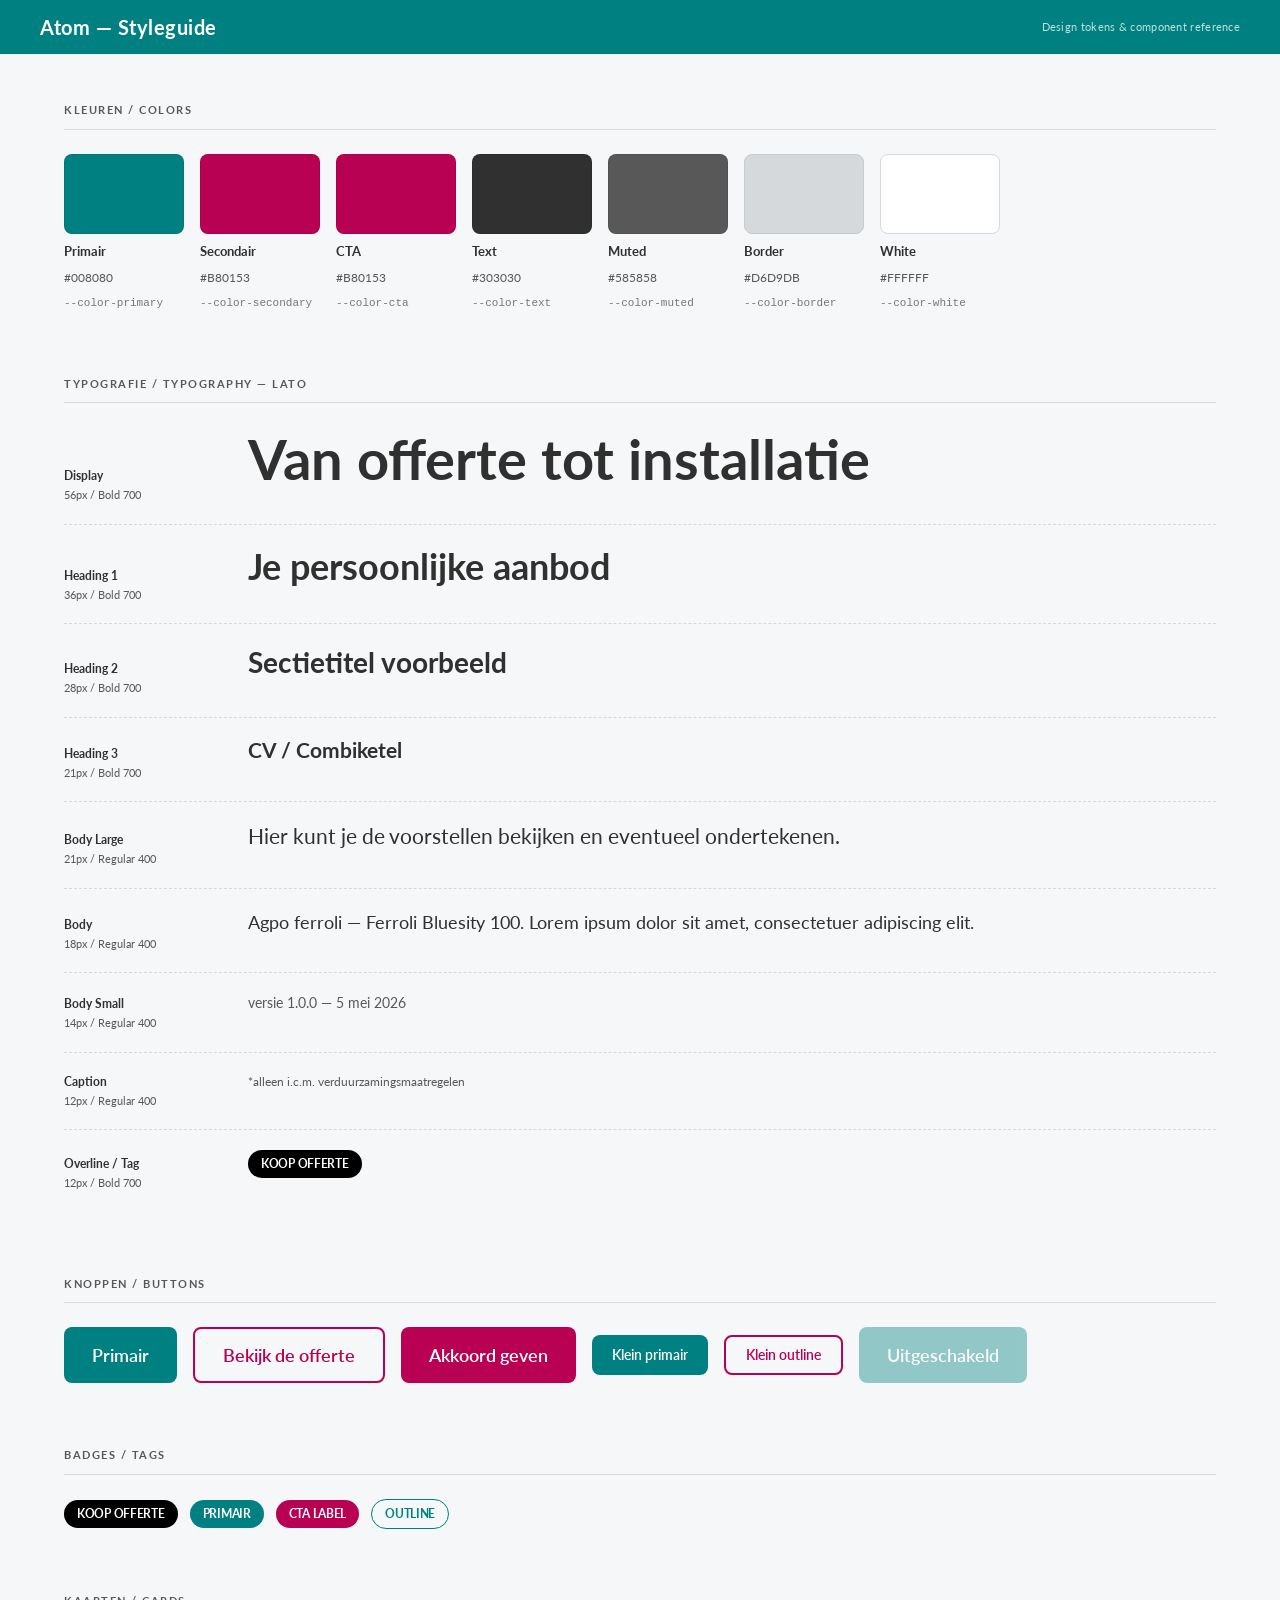
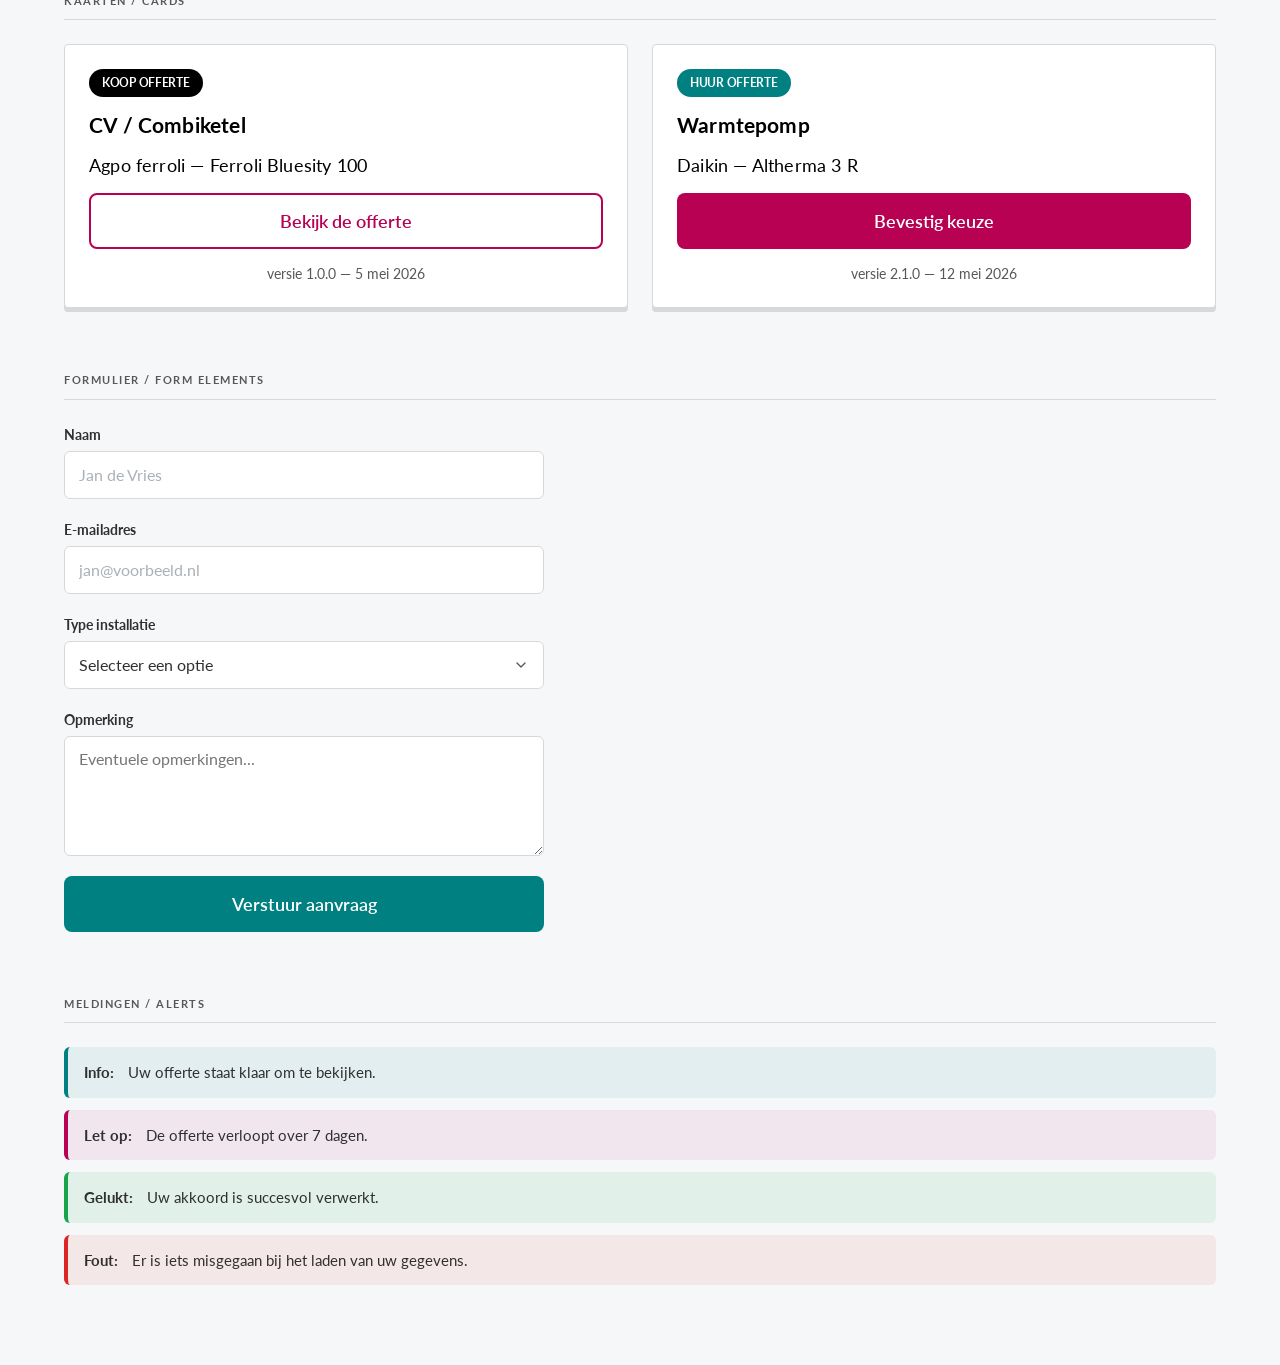
<file: styleguide-page.html>
<!DOCTYPE html>
<html lang="nl">
  <head>
    <meta name="viewport" content="width=device-width, initial-scale=1" />
    <meta charset="utf-8" />
    <title>Styleguide — Atom</title>
    <link rel="preconnect" href="https://fonts.googleapis.com" />
    <link rel="preconnect" href="https://fonts.gstatic.com" crossorigin />
    <link
      href="https://fonts.googleapis.com/css2?family=Lato:ital,wght@0,300;0,400;0,700;0,900;1,400&display=swap"
      rel="stylesheet"
    />
    <style>
      /* ─── Reset ─────────────────────────────────────────── */
      *, *::before, *::after { box-sizing: border-box; margin: 0; padding: 0; }
      html, body { height: 100%; -webkit-font-smoothing: antialiased; }

      /* ─── Brand tokens ──────────────────────────────────── */
      :root {
        --color-primary:   #008080;
        --color-secondary: #b80153;
        --color-cta:       #b80153;

        --color-white:     #ffffff;
        --color-black:     #000000;
        --color-text:      #303030;
        --color-muted:     #585858;
        --color-border:    #d6d9db;
        --color-bg:        #f5f7f8;

        --font-family: "Lato", Helvetica, Arial, sans-serif;
        --max-width: 1200px;
      }

      /* ─── Base ───────────────────────────────────────────── */
      body {
        font-family: var(--font-family);
        color: var(--color-text);
        background-color: var(--color-bg);
        line-height: 1.5;
      }

      a { text-decoration: none; color: inherit; }

      /* ─── Layout ─────────────────────────────────────────── */
      .page-header {
        background-color: var(--color-primary);
        padding: 12px 24px;
      }

      .page-header__inner {
        max-width: var(--max-width);
        margin: 0 auto;
        display: flex;
        align-items: center;
        justify-content: space-between;
        flex-wrap: wrap;
        gap: 8px;
      }

      .page-header__title {
        font-size: 20px;
        font-weight: 700;
        color: var(--color-white);
        letter-spacing: 0.5px;
      }

      .page-header__badge {
        font-size: 11px;
        font-weight: 400;
        color: rgba(255,255,255,0.75);
        letter-spacing: 0.3px;
      }

      .page-body {
        max-width: var(--max-width);
        margin: 0 auto;
        padding: 48px 24px 80px;
        display: flex;
        flex-direction: column;
        gap: 64px;
      }

      /* ─── Section ────────────────────────────────────────── */
      .sg-section {
        display: flex;
        flex-direction: column;
        gap: 24px;
      }

      .sg-section__label {
        font-size: 11px;
        font-weight: 700;
        letter-spacing: 1.5px;
        text-transform: uppercase;
        color: var(--color-muted);
        padding-bottom: 10px;
        border-bottom: 1px solid var(--color-border);
      }

      /* ─── Color Swatches ─────────────────────────────────── */
      .sg-swatches {
        display: flex;
        flex-wrap: wrap;
        gap: 16px;
      }

      .sg-swatch {
        display: flex;
        flex-direction: column;
        gap: 8px;
        min-width: 120px;
      }

      .sg-swatch__color {
        width: 100%;
        height: 80px;
        border-radius: 8px;
        border: 1px solid rgba(0,0,0,0.08);
      }

      .sg-swatch__name {
        font-size: 13px;
        font-weight: 700;
        color: var(--color-text);
      }

      .sg-swatch__hex {
        font-size: 12px;
        font-weight: 400;
        color: var(--color-muted);
        font-variant-numeric: tabular-nums;
      }

      .sg-swatch__var {
        font-size: 11px;
        font-weight: 400;
        color: var(--color-muted);
        font-family: "Courier New", monospace;
        opacity: 0.8;
      }

      /* ─── Typography ─────────────────────────────────────── */
      .sg-type-rows {
        display: flex;
        flex-direction: column;
        gap: 20px;
      }

      .sg-type-row {
        display: flex;
        align-items: baseline;
        gap: 24px;
        padding-bottom: 20px;
        border-bottom: 1px dashed var(--color-border);
      }

      .sg-type-row:last-child { border-bottom: none; }

      .sg-type-meta {
        min-width: 160px;
        flex-shrink: 0;
        display: flex;
        flex-direction: column;
        gap: 2px;
      }

      .sg-type-meta__name {
        font-size: 12px;
        font-weight: 700;
        color: var(--color-text);
      }

      .sg-type-meta__spec {
        font-size: 11px;
        color: var(--color-muted);
      }

      .sg-type-sample { flex: 1; }

      .type-display    { font-size: 56px; font-weight: 700; line-height: 1.14; color: var(--color-text); }
      .type-h1         { font-size: 36px; font-weight: 700; line-height: 1.22; color: var(--color-text); }
      .type-h2         { font-size: 28px; font-weight: 700; line-height: 1.29; color: var(--color-text); }
      .type-h3         { font-size: 21px; font-weight: 700; line-height: 1.14; color: var(--color-text); }
      .type-body-lg    { font-size: 21px; font-weight: 400; line-height: 1.33; color: var(--color-text); }
      .type-body       { font-size: 18px; font-weight: 400; line-height: 1.5;  color: var(--color-text); }
      .type-body-sm    { font-size: 14px; font-weight: 400; line-height: 1.43; color: var(--color-muted); }
      .type-caption    { font-size: 12px; font-weight: 400; line-height: 1.33; color: var(--color-muted); }
      .type-overline   { font-size: 12px; font-weight: 700; line-height: 1;    color: var(--color-white); letter-spacing: -0.28px; }

      /* ─── Buttons ────────────────────────────────────────── */
      .sg-buttons {
        display: flex;
        flex-wrap: wrap;
        gap: 16px;
        align-items: center;
      }

      .btn {
        display: inline-flex;
        align-items: center;
        justify-content: center;
        height: 56px;
        padding: 0 28px;
        font-family: var(--font-family);
        font-size: 18px;
        font-weight: 600;
        line-height: 24px;
        border-radius: 8px;
        cursor: pointer;
        transition: opacity 0.15s ease, box-shadow 0.15s ease;
        white-space: nowrap;
        text-decoration: none;
      }

      .btn:hover { opacity: 0.88; }
      .btn:focus-visible { outline: 2px solid #4a90e2; outline-offset: 2px; }

      /* Primary — filled */
      .btn-primary {
        background-color: var(--color-primary);
        color: var(--color-white);
        border: none;
      }

      /* Secondary — outline */
      .btn-secondary {
        background-color: transparent;
        color: var(--color-cta);
        border: 2px solid var(--color-secondary);
      }

      /* CTA — filled accent */
      .btn-cta {
        background-color: var(--color-cta);
        color: var(--color-white);
        border: none;
      }

      /* Small */
      .btn-sm {
        height: 40px;
        padding: 0 20px;
        font-size: 14px;
      }

      /* Disabled state */
      .btn-disabled {
        opacity: 0.4;
        cursor: not-allowed;
        pointer-events: none;
      }

      /* ─── Badge / Tag ────────────────────────────────────── */
      .sg-badges {
        display: flex;
        flex-wrap: wrap;
        gap: 12px;
        align-items: center;
      }

      .badge {
        display: inline-flex;
        align-items: center;
        justify-content: center;
        gap: 12px;
        padding: 8px 13px;
        border-radius: 60px;
        font-family: var(--font-family);
        font-size: 12px;
        font-weight: 700;
        letter-spacing: -0.28px;
        line-height: 12px;
        white-space: nowrap;
      }

      .badge-dark    { background-color: var(--color-black); color: var(--color-white); }
      .badge-primary { background-color: var(--color-primary); color: var(--color-white); }
      .badge-cta     { background-color: var(--color-cta); color: var(--color-white); }
      .badge-outline { background-color: transparent; color: var(--color-primary); border: 1px solid var(--color-primary); }

      /* ─── Cards ──────────────────────────────────────────── */
      .sg-cards {
        display: flex;
        flex-wrap: wrap;
        gap: 24px;
      }

      .card {
        background-color: var(--color-white);
        border: 1px solid var(--color-border);
        box-shadow: 0px 4px 0px var(--color-border);
        border-radius: 4px;
        padding: 24px;
        display: flex;
        flex-direction: column;
        gap: 16px;
        min-width: 240px;
        flex: 1;
      }

      .card__tag {
        display: inline-flex;
      }

      .card__title {
        font-size: 21px;
        font-weight: 700;
        color: var(--color-black);
        line-height: 24px;
        letter-spacing: 0.18px;
      }

      .card__body {
        font-size: 18px;
        font-weight: 400;
        color: var(--color-black);
        line-height: 24px;
        letter-spacing: 0.18px;
      }

      .card__meta {
        font-size: 14px;
        font-weight: 400;
        color: var(--color-muted);
        line-height: 18px;
        text-align: center;
      }

      /* ─── Form elements ──────────────────────────────────── */
      .sg-form {
        display: flex;
        flex-direction: column;
        gap: 20px;
        max-width: 480px;
      }

      .form-group {
        display: flex;
        flex-direction: column;
        gap: 6px;
      }

      .form-label {
        font-size: 14px;
        font-weight: 700;
        color: var(--color-text);
      }

      .form-input {
        height: 48px;
        padding: 0 14px;
        font-family: var(--font-family);
        font-size: 16px;
        font-weight: 400;
        color: var(--color-text);
        background-color: var(--color-white);
        border: 1px solid var(--color-border);
        border-radius: 6px;
        outline: none;
        transition: border-color 0.15s ease, box-shadow 0.15s ease;
      }

      .form-input:focus {
        border-color: var(--color-primary);
        box-shadow: 0 0 0 3px rgba(0, 128, 128, 0.15);
      }

      .form-input::placeholder {
        color: #aab0b5;
      }

      .form-textarea {
        height: 120px;
        padding: 12px 14px;
        resize: vertical;
        font-family: var(--font-family);
        font-size: 16px;
        color: var(--color-text);
        background-color: var(--color-white);
        border: 1px solid var(--color-border);
        border-radius: 6px;
        outline: none;
        transition: border-color 0.15s ease, box-shadow 0.15s ease;
      }

      .form-textarea:focus {
        border-color: var(--color-primary);
        box-shadow: 0 0 0 3px rgba(0, 128, 128, 0.15);
      }

      .form-select {
        height: 48px;
        padding: 0 14px;
        font-family: var(--font-family);
        font-size: 16px;
        color: var(--color-text);
        background-color: var(--color-white);
        border: 1px solid var(--color-border);
        border-radius: 6px;
        outline: none;
        cursor: pointer;
        appearance: none;
        background-image: url("data:image/svg+xml,%3Csvg xmlns='http://www.w3.org/2000/svg' width='16' height='16' viewBox='0 0 24 24' fill='none' stroke='%23585858' stroke-width='2' stroke-linecap='round' stroke-linejoin='round'%3E%3Cpolyline points='6 9 12 15 18 9'%3E%3C/polyline%3E%3C/svg%3E");
        background-repeat: no-repeat;
        background-position: right 14px center;
      }

      /* ─── Divider ──────────────────────────────────────── */
      .sg-divider {
        border: none;
        border-top: 1px solid var(--color-border);
        margin: 0;
      }

      /* ─── Alert / Notice ─────────────────────────────────── */
      .sg-alerts {
        display: flex;
        flex-direction: column;
        gap: 12px;
      }

      .alert {
        display: flex;
        align-items: flex-start;
        gap: 10px;
        padding: 14px 16px;
        border-radius: 6px;
        font-size: 15px;
        font-weight: 400;
        line-height: 1.5;
      }

      .alert-info    { background-color: rgba(0,128,128,0.08); border-left: 4px solid var(--color-primary); color: var(--color-text); }
      .alert-warning { background-color: rgba(184,1,83,0.07);  border-left: 4px solid var(--color-secondary); color: var(--color-text); }
      .alert-success { background-color: rgba(22,163,74,0.09); border-left: 4px solid #16a34a; color: var(--color-text); }
      .alert-error   { background-color: rgba(220,38,38,0.08); border-left: 4px solid #dc2626; color: var(--color-text); }

      .alert strong { font-weight: 700; }

      /* ─── Responsive ─────────────────────────────────────── */
      @media (max-width: 768px) {
        .page-body { padding: 32px 16px 60px; gap: 48px; }
        .type-display { font-size: 36px; }
        .type-h1 { font-size: 28px; }
        .sg-type-row { flex-direction: column; gap: 8px; }
        .sg-type-meta { min-width: unset; }
        .card { min-width: unset; }
        .sg-form { max-width: 100%; }
      }
    </style>
  </head>
  <body>
    <!-- ── Page header ────────────────────────────────── -->
    <header class="page-header">
      <div class="page-header__inner">
        <span class="page-header__title">Atom — Styleguide</span>
        <span class="page-header__badge"
          >Design tokens &amp; component reference</span
        >
      </div>
    </header>

    <main class="page-body">
      <!-- ── 1. Colors ──────────────────────────────────── -->
      <section class="sg-section">
        <h2 class="sg-section__label">Kleuren / Colors</h2>
        <div class="sg-swatches">
          <div class="sg-swatch">
            <div
              class="sg-swatch__color"
              style="background-color: var(--color-primary);"
            ></div>
            <span class="sg-swatch__name">Primair</span>
            <span class="sg-swatch__hex">#008080</span>
            <span class="sg-swatch__var">--color-primary</span>
          </div>
          <div class="sg-swatch">
            <div
              class="sg-swatch__color"
              style="background-color: var(--color-secondary);"
            ></div>
            <span class="sg-swatch__name">Secondair</span>
            <span class="sg-swatch__hex">#B80153</span>
            <span class="sg-swatch__var">--color-secondary</span>
          </div>
          <div class="sg-swatch">
            <div
              class="sg-swatch__color"
              style="background-color: var(--color-cta);"
            ></div>
            <span class="sg-swatch__name">CTA</span>
            <span class="sg-swatch__hex">#B80153</span>
            <span class="sg-swatch__var">--color-cta</span>
          </div>
          <div class="sg-swatch">
            <div
              class="sg-swatch__color"
              style="background-color: var(--color-text);"
            ></div>
            <span class="sg-swatch__name">Text</span>
            <span class="sg-swatch__hex">#303030</span>
            <span class="sg-swatch__var">--color-text</span>
          </div>
          <div class="sg-swatch">
            <div
              class="sg-swatch__color"
              style="background-color: var(--color-muted);"
            ></div>
            <span class="sg-swatch__name">Muted</span>
            <span class="sg-swatch__hex">#585858</span>
            <span class="sg-swatch__var">--color-muted</span>
          </div>
          <div class="sg-swatch">
            <div
              class="sg-swatch__color"
              style="background-color: var(--color-border); border: 1px solid #c8cdd0;"
            ></div>
            <span class="sg-swatch__name">Border</span>
            <span class="sg-swatch__hex">#D6D9DB</span>
            <span class="sg-swatch__var">--color-border</span>
          </div>
          <div class="sg-swatch">
            <div
              class="sg-swatch__color"
              style="background-color: var(--color-white); border: 1px solid #d6d9db;"
            ></div>
            <span class="sg-swatch__name">White</span>
            <span class="sg-swatch__hex">#FFFFFF</span>
            <span class="sg-swatch__var">--color-white</span>
          </div>
        </div>
      </section>

      <!-- ── 2. Typography ──────────────────────────────── -->
      <section class="sg-section">
        <h2 class="sg-section__label">Typografie / Typography — Lato</h2>
        <div class="sg-type-rows">
          <div class="sg-type-row">
            <div class="sg-type-meta">
              <span class="sg-type-meta__name">Display</span>
              <span class="sg-type-meta__spec">56px / Bold 700</span>
            </div>
            <span class="sg-type-sample type-display"
              >Van offerte tot installatie</span
            >
          </div>

          <div class="sg-type-row">
            <div class="sg-type-meta">
              <span class="sg-type-meta__name">Heading 1</span>
              <span class="sg-type-meta__spec">36px / Bold 700</span>
            </div>
            <span class="sg-type-sample type-h1">Je persoonlijke aanbod</span>
          </div>

          <div class="sg-type-row">
            <div class="sg-type-meta">
              <span class="sg-type-meta__name">Heading 2</span>
              <span class="sg-type-meta__spec">28px / Bold 700</span>
            </div>
            <span class="sg-type-sample type-h2">Sectietitel voorbeeld</span>
          </div>

          <div class="sg-type-row">
            <div class="sg-type-meta">
              <span class="sg-type-meta__name">Heading 3</span>
              <span class="sg-type-meta__spec">21px / Bold 700</span>
            </div>
            <span class="sg-type-sample type-h3">CV / Combiketel</span>
          </div>

          <div class="sg-type-row">
            <div class="sg-type-meta">
              <span class="sg-type-meta__name">Body Large</span>
              <span class="sg-type-meta__spec">21px / Regular 400</span>
            </div>
            <span class="sg-type-sample type-body-lg"
              >Hier kunt je de voorstellen bekijken en eventueel
              ondertekenen.</span
            >
          </div>

          <div class="sg-type-row">
            <div class="sg-type-meta">
              <span class="sg-type-meta__name">Body</span>
              <span class="sg-type-meta__spec">18px / Regular 400</span>
            </div>
            <span class="sg-type-sample type-body"
              >Agpo ferroli — Ferroli Bluesity 100. Lorem ipsum dolor sit amet,
              consectetuer adipiscing elit.</span
            >
          </div>

          <div class="sg-type-row">
            <div class="sg-type-meta">
              <span class="sg-type-meta__name">Body Small</span>
              <span class="sg-type-meta__spec">14px / Regular 400</span>
            </div>
            <span class="sg-type-sample type-body-sm"
              >versie 1.0.0 — 5 mei 2026</span
            >
          </div>

          <div class="sg-type-row">
            <div class="sg-type-meta">
              <span class="sg-type-meta__name">Caption</span>
              <span class="sg-type-meta__spec">12px / Regular 400</span>
            </div>
            <span class="sg-type-sample type-caption"
              >*alleen i.c.m. verduurzamingsmaatregelen</span
            >
          </div>

          <div class="sg-type-row">
            <div class="sg-type-meta">
              <span class="sg-type-meta__name">Overline / Tag</span>
              <span class="sg-type-meta__spec">12px / Bold 700</span>
            </div>
            <span class="sg-type-sample">
              <span
                style="display:inline-flex;align-items:center;background:#000;padding:8px 13px;border-radius:60px;"
              >
                <span class="type-overline">KOOP OFFERTE</span>
              </span>
            </span>
          </div>
        </div>
      </section>

      <!-- ── 3. Buttons ─────────────────────────────────── -->
      <section class="sg-section">
        <h2 class="sg-section__label">Knoppen / Buttons</h2>
        <div class="sg-buttons">
          <button class="btn btn-primary">Primair</button>
          <button class="btn btn-secondary">Bekijk de offerte</button>
          <button class="btn btn-cta">Akkoord geven</button>
          <button class="btn btn-primary btn-sm">Klein primair</button>
          <button class="btn btn-secondary btn-sm">Klein outline</button>
          <button class="btn btn-primary btn-disabled" disabled>
            Uitgeschakeld
          </button>
        </div>
      </section>

      <!-- ── 4. Badges ──────────────────────────────────── -->
      <section class="sg-section">
        <h2 class="sg-section__label">Badges / Tags</h2>
        <div class="sg-badges">
          <span class="badge badge-dark">KOOP OFFERTE</span>
          <span class="badge badge-primary">PRIMAIR</span>
          <span class="badge badge-cta">CTA LABEL</span>
          <span class="badge badge-outline">OUTLINE</span>
        </div>
      </section>

      <!-- ── 5. Cards ───────────────────────────────────── -->
      <section class="sg-section">
        <h2 class="sg-section__label">Kaarten / Cards</h2>
        <div class="sg-cards">
          <div class="card">
            <div class="card__tag">
              <span class="badge badge-dark">KOOP OFFERTE</span>
            </div>
            <div class="card__title">CV / Combiketel</div>
            <div class="card__body">Agpo ferroli — Ferroli Bluesity 100</div>
            <button class="btn btn-secondary" style="width:100%;">
              Bekijk de offerte
            </button>
            <div class="card__meta">versie 1.0.0 — 5 mei 2026</div>
          </div>
          <div class="card">
            <div class="card__tag">
              <span class="badge badge-primary">HUUR OFFERTE</span>
            </div>
            <div class="card__title">Warmtepomp</div>
            <div class="card__body">Daikin — Altherma 3 R</div>
            <button class="btn btn-cta" style="width:100%;">
              Bevestig keuze
            </button>
            <div class="card__meta">versie 2.1.0 — 12 mei 2026</div>
          </div>
        </div>
      </section>

      <!-- ── 6. Form elements ───────────────────────────── -->
      <section class="sg-section">
        <h2 class="sg-section__label">Formulier / Form Elements</h2>
        <div class="sg-form">
          <div class="form-group">
            <label class="form-label" for="sg-name">Naam</label>
            <input
              class="form-input"
              type="text"
              id="sg-name"
              placeholder="Jan de Vries"
            />
          </div>
          <div class="form-group">
            <label class="form-label" for="sg-email">E-mailadres</label>
            <input
              class="form-input"
              type="email"
              id="sg-email"
              placeholder="jan@voorbeeld.nl"
            />
          </div>
          <div class="form-group">
            <label class="form-label" for="sg-type">Type installatie</label>
            <select class="form-select form-input" id="sg-type">
              <option value="">Selecteer een optie</option>
              <option value="cv">CV-ketel</option>
              <option value="wp">Warmtepomp</option>
              <option value="zonne">Zonnepanelen</option>
            </select>
          </div>
          <div class="form-group">
            <label class="form-label" for="sg-note">Opmerking</label>
            <textarea
              class="form-textarea"
              id="sg-note"
              placeholder="Eventuele opmerkingen..."
            ></textarea>
          </div>
          <button class="btn btn-primary" style="width:100%;">
            Verstuur aanvraag
          </button>
        </div>
      </section>

      <!-- ── 7. Alerts ──────────────────────────────────── -->
      <section class="sg-section">
        <h2 class="sg-section__label">Meldingen / Alerts</h2>
        <div class="sg-alerts">
          <div class="alert alert-info">
            <strong>Info:</strong>&nbsp;Uw offerte staat klaar om te bekijken.
          </div>
          <div class="alert alert-warning">
            <strong>Let op:</strong>&nbsp;De offerte verloopt over 7 dagen.
          </div>
          <div class="alert alert-success">
            <strong>Gelukt:</strong>&nbsp;Uw akkoord is succesvol verwerkt.
          </div>
          <div class="alert alert-error">
            <strong>Fout:</strong>&nbsp;Er is iets misgegaan bij het laden van
            uw gegevens.
          </div>
        </div>
      </section>
    </main>
  </body>
</html>
</file>
